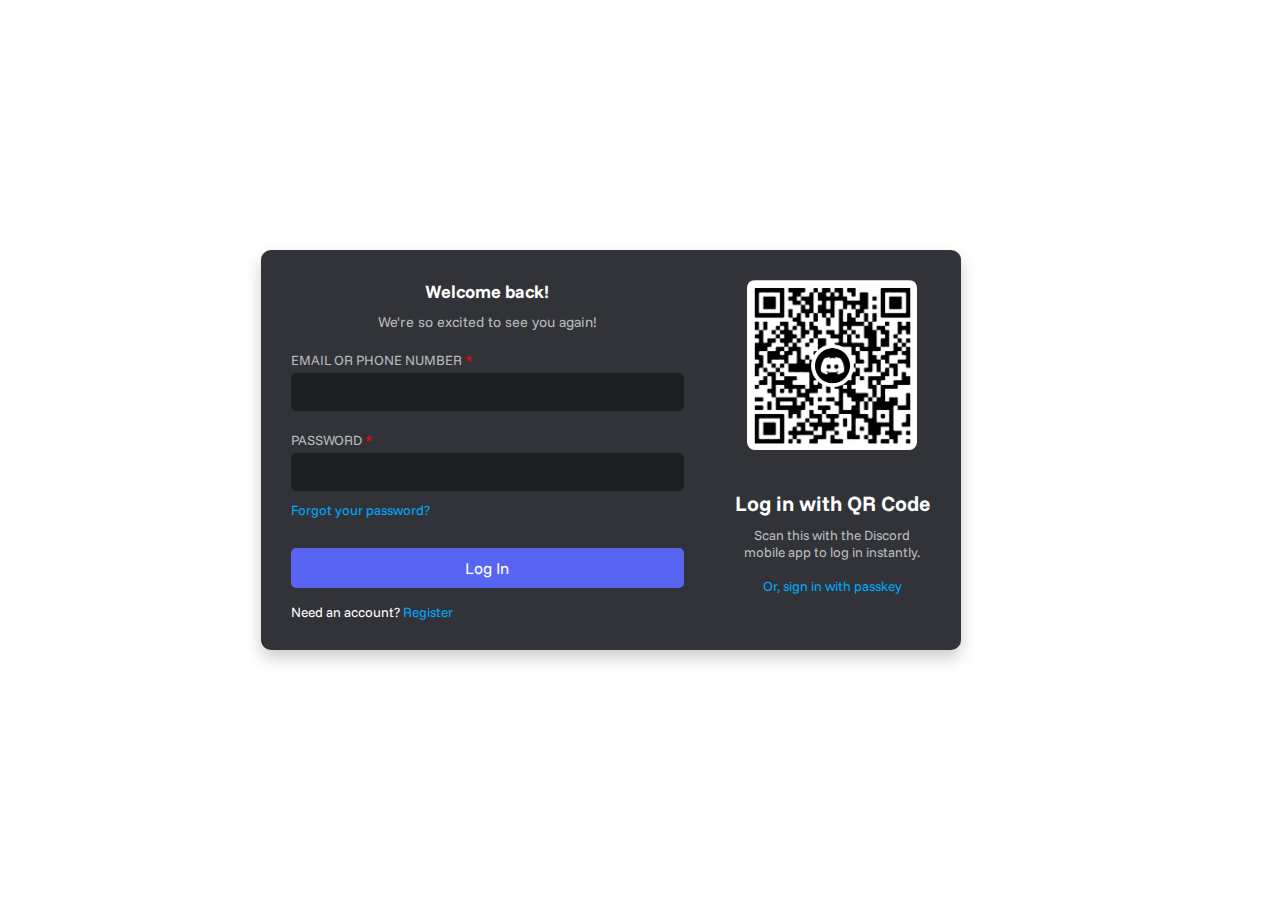
<file: login.html>
<!DOCTYPE html>
<html lang="en">
<head>
    <meta charset="UTF-8">
    <meta name="viewport" content="width=device-width, initial-scale=1.0">
    <title>Discord Login</title>
    <link rel="stylesheet" href="styles3.css">
    <link rel="preconnect" href="https://fonts.googleapis.com">
    <link rel="preconnect" href="https://fonts.gstatic.com" crossorigin>
    <link href="https://fonts.googleapis.com/css2?family=Funnel+Sans:ital,wght@0,300..800;1,300..800&display=swap" rel="stylesheet">
    <link href="https://fonts.cdnfonts.com/css/abc-ginto-nord-unlicensed-trial" rel="stylesheet">
</head>
<header>
    <div class="logo-container">
        <a href="./index.html">
            <svg name="dilogo" id="dislogo" xmlns="http://www.w3.org/2000/svg" height="30" width="40" viewBox="0 0 640 512">
                <path fill="#ffffff" d="M524.5 69.8a1.5 1.5 0 0 0 -.8-.7A485.1 485.1 0 0 0 404.1 32a1.8 1.8 0 0 0 -1.9 .9 337.5 337.5 0 0 0 -14.9 30.6 447.8 447.8 0 0 0 -134.4 0 309.5 309.5 0 0 0 -15.1-30.6 1.9 1.9 0 0 0 -1.9-.9A483.7 483.7 0 0 0 116.1 69.1a1.7 1.7 0 0 0 -.8 .7C39.1 183.7 18.2 294.7 28.4 404.4a2 2 0 0 0 .8 1.4A487.7 487.7 0 0 0 176 479.9a1.9 1.9 0 0 0 2.1-.7A348.2 348.2 0 0 0 208.1 430.4a1.9 1.9 0 0 0 -1-2.6 321.2 321.2 0 0 1 -45.9-21.9 1.9 1.9 0 0 1 -.2-3.1c3.1-2.3 6.2-4.7 9.1-7.1a1.8 1.8 0 0 1 1.9-.3c96.2 43.9 200.4 43.9 295.5 0a1.8 1.8 0 0 1 1.9 .2c2.9 2.4 6 4.9 9.1 7.2a1.9 1.9 0 0 1 -.2 3.1 301.4 301.4 0 0 1 -45.9 21.8 1.9 1.9 0 0 0 -1 2.6 391.1 391.1 0 0 0 30 48.8 1.9 1.9 0 0 0 2.1 .7A486 486 0 0 0 610.7 405.7a1.9 1.9 0 0 0 .8-1.4C623.7 277.6 590.9 167.5 524.5 69.8zM222.5 337.6c-29 0-52.8-26.6-52.8-59.2S193.1 219.1 222.5 219.1c29.7 0 53.3 26.8 52.8 59.2C275.3 311 251.9 337.6 222.5 337.6zm195.4 0c-29 0-52.8-26.6-52.8-59.2S388.4 219.1 417.9 219.1c29.7 0 53.3 26.8 52.8 59.2C470.7 311 447.5 337.6 417.9 337.6z"/>
            </svg>
        </a>
        <a href="./index.html">
            <h4 name="logtext" id="logtext">Discord</h4>
        </a>
    </div>
</header>
<body>
    <div class="container">
        <div class="login-box">
            <div class="form-section">
                <h1 style="font-size: 18px;">Welcome back!</h1>
                <p class="subtitle">We're so excited to see you again!</p>
                <form>
                    <label for="email">EMAIL OR PHONE NUMBER <span style="color: red;">*</span></label>
                    <input type="text" id="email" placeholder="">
                    
                    <label for="password">PASSWORD <span style="color: red;">*</span></label>
                    <input type="password" id="password" placeholder="">
                    
                    <a href="#" class="forgot-password">Forgot your password?</a>
                    
                    <button type="submit" class="login-button">Log In</button>
                    
                    <p class="register">Need an account? <a href="#">Register</a></p>
                </form>
            </div>
            <div class="qr-section">
                <div class="qr-code"></div>
                <br>
                <p class="qr-text">Log in with QR Code</p>
                <p class="qr-description">Scan this with the Discord mobile app to log in instantly.</p>
                <a href="#" class="passkey-link">Or, sign in with passkey</a>
            </div>
        </div>
    </div>
    <table>
        <tr>
            <th>Discord</th>
    </table>
</body>
</html>
</file>
<file: styles3.css>
* {
    margin: 0;
    padding: 0;
    box-sizing: border-box;
    font-family: "Funnel Sans", sans-serif;
}

body {
    font-family: Arial, sans-serif;
    background-image: url(https://preview.redd.it/secrets-of-the-new-login-screen-v0-fi7kpeywwb8d1.png?width=1425&format=png&auto=webp&s=aae2e0589e05b0f5fe67388e62f167e9002c298f);
    background-repeat: no-repeat;
    background-size: cover;
    height: 100vh;
    width: 100%;
    display: flex;
    justify-content: center;
    align-items: center;
    color: white;
}

header {
    position: absolute;
    top: 20px;
    left: 20px;
    display: flex;
    justify-content: flex-start;
    width: fit-content;
    z-index: 1000;
}

.logo-container {
    display: flex;
    align-items: center;
    margin-top: 20px;
    margin-left: 30px;
    gap: 10px;
}
header svg {
    display: block;
}
.logo-container a {
    font-family: 'ABC Ginto Nord Condensed Unlicensed Trial', sans-serif;
    color: white;
    text-decoration: none;
    font-size: 20px;
}
.logo-container a:visited{
    color: white;

}

.container {
    display: flex;
    justify-content: center;
    align-items: center;
    width: 100%;
    height: 100%;
}

.login-box {
    display: flex;
    background-color: #313338;
    padding: 30px;
    border-radius: 10px;
    box-shadow: 0 8px 16px rgba(0, 0, 0, 0.2);
    width: 700px;
    align-items: flex-start;
    justify-content: space-between;
    gap: 30px;
}

.form-section {
    width: 70%;
}

.qr-section {
    width: 35%;
    text-align: center;
    margin-left: 20px;
}

.login-box h1 {
    font-family: "Funnel Sans", sans-serif;
    font-size: 1.8em;
    margin-bottom: 10px;
    text-align: center;
}

.subtitle {
    color: #b9bbbe;
    font-size: 0.9em;
    margin-bottom: 20px;
    text-align: center;
}

form label {
    display: block;
    text-align: left;
    font-size: 0.85em;
    margin: 10px 0 5px;
    color: #b9bbbe;
}

form input {
    width: 100%;
    padding: 10px;
    margin-bottom: 10px;
    border: 1px solid #1d1e21;
    border-radius: 5px;
    background-color: #1d1e21;
    color: white;
}

.forgot-password {
    display: block;
    text-align: left;
    font-size: 0.85em;
    color: #00a8fc;
    margin-bottom: 20px;
    text-decoration: none;
}

.login-button {
    width: 100%;
    padding: 10px;
    background-color: #5865f2;
    color: white;
    border: none;
    border-radius: 5px;
    font-size: 1em;
    cursor: pointer;
    margin-top: 10px;
}

.login-button:hover {
    background-color: #4752c4;
}

.register {
    margin-top: 15px;
    font-size: 0.85em;
}

.register a {
    color: #00a8fc;
    text-decoration: none;
}

.qr-code {
    width: 170px;
    height: 170px;
    background: url(./{80D27E47-DB08-4379-BD73-06801C2DC27A}.png) no-repeat center;
    background-size: cover;
    margin: 0 auto 10px;
    border-radius: 8px;
}

.qr-text {
    font-size: 21px;
    font-weight: bold;
    margin: 10px 0;
    color: #ffffff;
}

.qr-description {
    font-size: 0.85em;
    color: #b9bbbe;
    margin-bottom: 15px;
}

.passkey-link {
    font-size: 0.85em;
    color: #00a8fc;
    text-decoration: none;
}
</file>
